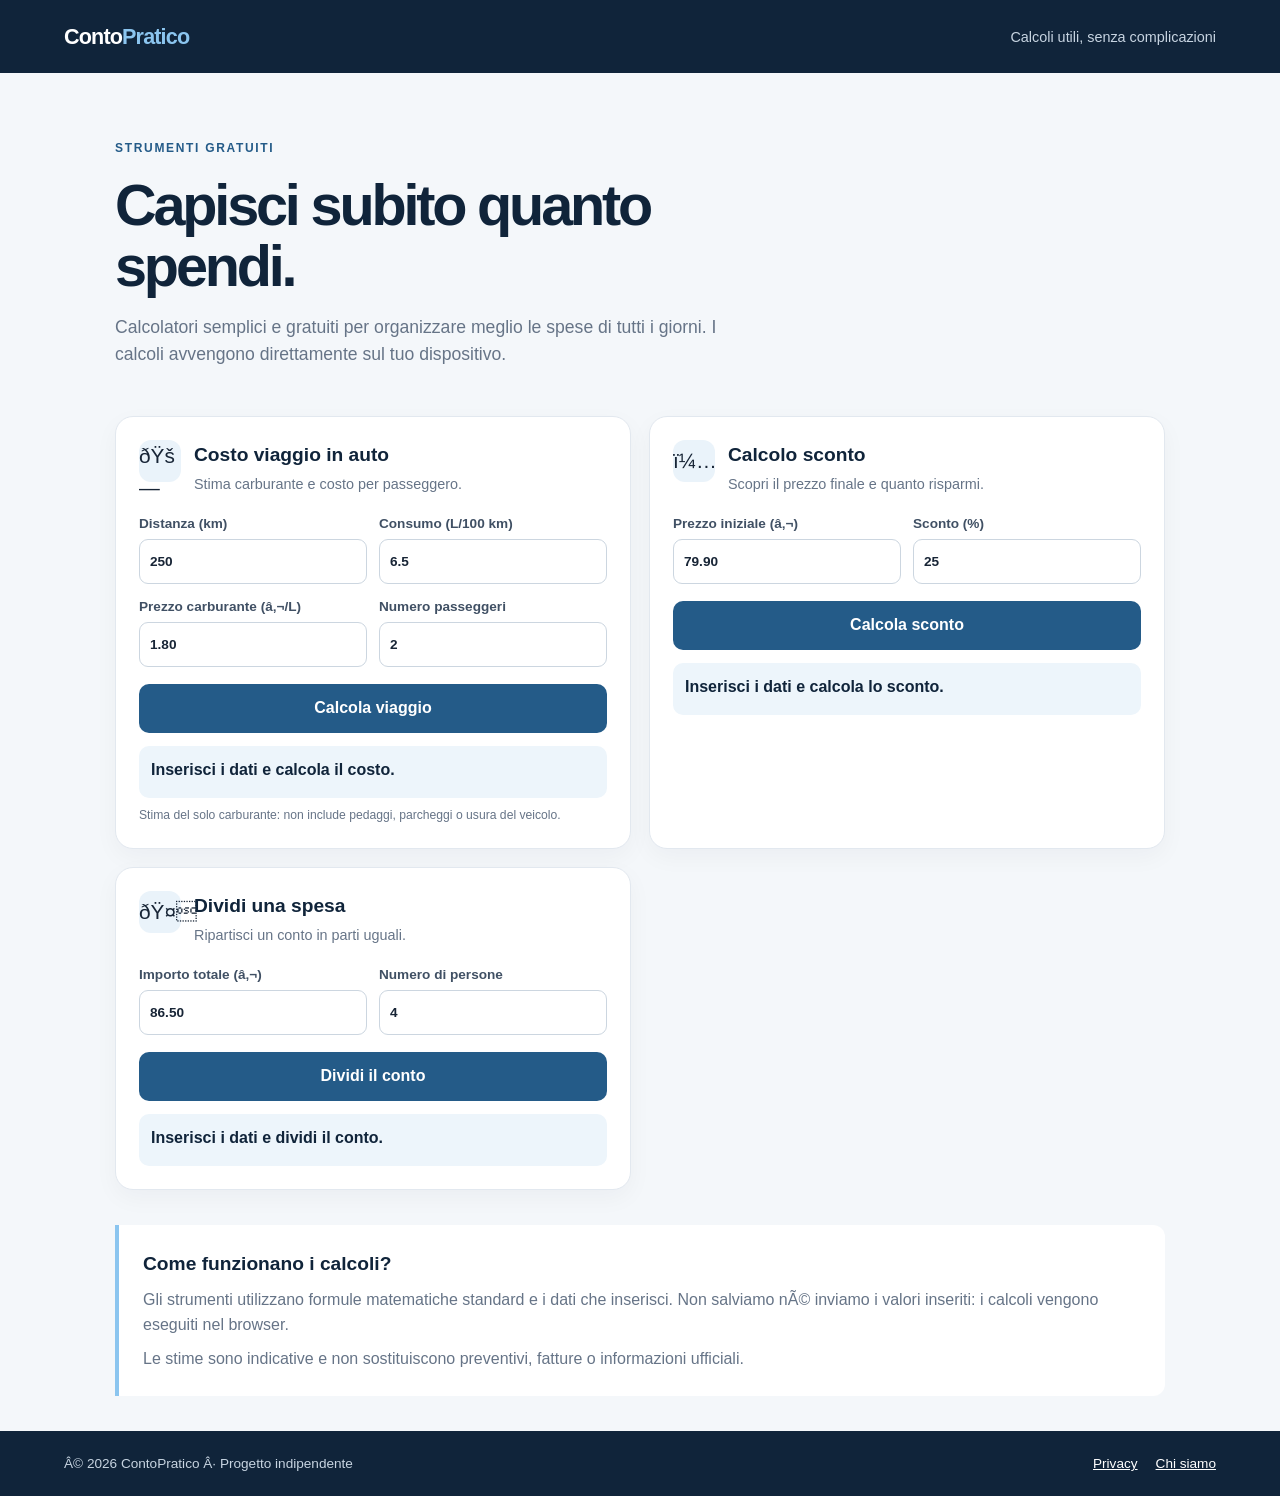
<file: index.html>
<!doctype html>
<html lang="it">
<head>
  <meta name="description" content="ContoPratico offre calcolatori online gratuiti per risparmiare tempo e gestire le spese: sconti, viaggi, divisione dei costi e molto altro.">
  <meta name="google-site-verification" content="FpBH-2qIkfQdgtIEtui8uoPFaWHF50-P1r3LG302mJ0" />
  <meta charset="utf <meta name="viewport" content="width=device-width, initial-scale=1">
  <meta name="description" content="Strumenti gratuiti per calcolare spese quotidiane: costo di un viaggio in auto, sconti e divisione delle spese.">
  <meta name="theme-color" content="#10243a">
  <title>ContoPratico – Calcolatori gratuiti e strumenti online</title>
  <link rel="stylesheet" href="style.css">
</head>
  
<body>
  <header class="site-header">
    <a class="brand" href="./">Conto<span>Pratico</span></a>
    <span class="tagline">Calcoli utili, senza complicazioni</span>
  </header>

  <main>
    <section class="hero">
      <p class="eyebrow">STRUMENTI GRATUITI</p>
      <h1>Capisci subito quanto spendi.</h1>
      <p class="intro">Calcolatori semplici e gratuiti per organizzare meglio le spese di tutti i giorni. I calcoli avvengono direttamente sul tuo dispositivo.</p>
    </section>

    <section class="tools-grid" aria-label="Calcolatori">
      <article class="tool-card">
        <div class="tool-heading"><span class="tool-icon">🚗</span><div><h2>Costo viaggio in auto</h2><p>Stima carburante e costo per passeggero.</p></div></div>
        <div class="fields">
          <label> Distanza (km)<input id="distance" type="number" min="0" step="1" value="250"></label>
          <label> Consumo (L/100 km)<input id="consumption" type="number" min="0" step="0.1" value="6.5"></label>
          <label> Prezzo carburante (€/L)<input id="fuelPrice" type="number" min="0" step="0.01" value="1.80"></label>
          <label> Numero passeggeri<input id="people" type="number" min="1" step="1" value="2"></label>
        </div>
        <button id="tripButton" type="button">Calcola viaggio</button>
        <p class="result" id="tripResult" aria-live="polite">Inserisci i dati e calcola il costo.</p>
        <p class="fine-print">Stima del solo carburante: non include pedaggi, parcheggi o usura del veicolo.</p>
      </article>

      <article class="tool-card">
        <div class="tool-heading"><span class="tool-icon">％</span><div><h2>Calcolo sconto</h2><p>Scopri il prezzo finale e quanto risparmi.</p></div></div>
        <div class="fields">
          <label>Prezzo iniziale (€)<input id="originalPrice" type="number" min="0" step="0.01" value="79.90"></label>
          <label>Sconto (%)<input id="discount" type="number" min="0" max="100" step="0.1" value="25"></label>
        </div>
        <button id="discountButton" type="button">Calcola sconto</button>
        <p class="result" id="discountResult" aria-live="polite">Inserisci i dati e calcola lo sconto.</p>
      </article>

      <article class="tool-card">
        <div class="tool-heading"><span class="tool-icon">🤝</span><div><h2>Dividi una spesa</h2><p>Ripartisci un conto in parti uguali.</p></div></div>
        <div class="fields">
          <label>Importo totale (€)<input id="totalBill" type="number" min="0" step="0.01" value="86.50"></label>
          <label>Numero di persone<input id="billPeople" type="number" min="1" step="1" value="4"></label>
        </div>
        <button id="splitButton" type="button">Dividi il conto</button>
        <p class="result" id="splitResult" aria-live="polite">Inserisci i dati e dividi il conto.</p>
      </article>
    </section>

    <section class="about">
      <h2>Come funzionano i calcoli?</h2>
      <p>Gli strumenti utilizzano formule matematiche standard e i dati che inserisci. Non salviamo né inviamo i valori inseriti: i calcoli vengono eseguiti nel browser.</p>
      <p>Le stime sono indicative e non sostituiscono preventivi, fatture o informazioni ufficiali.</p>
    </section>
  </main>

  <footer>
    <p>© <span id="year"></span> ContoPratico · Progetto indipendente</p>
    <nav aria-label="Informazioni"><a href="privacy.html">Privacy</a><a href="about.html">Chi siamo</a></nav>
  </footer>
  <script src="script.js"></script>
</body>
</html>
</file>
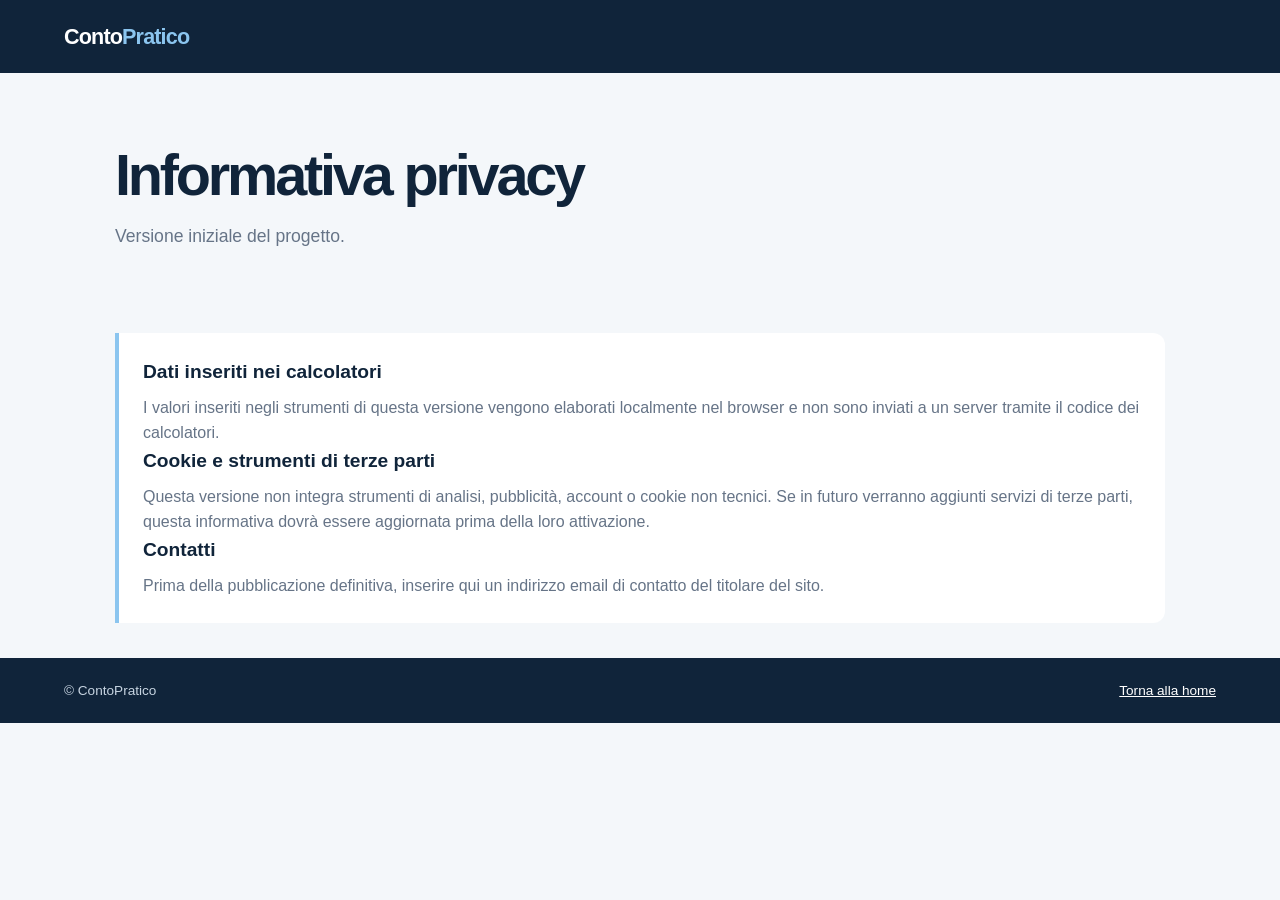
<file: privacy.html>
<!doctype html>
<html lang="it">
<head>
  <meta charset="utf-8">
  <meta name="viewport" content="width=device-width, initial-scale=1">
  <title>Privacy Policy – ContoPratico</title>
  <meta name="description" content="Leggi l'informativa privacy di ContoPratico: scopri come vengono gestiti i dati inseriti nei calcolatori online e l'utilizzo dei cookie.">
  <meta name="robots" content="index, follow">
  <link rel="stylesheet" href="style.css">
</head>

<body><header class="site-header"><a class="brand" href="./">Conto<span>Pratico</span></a></header><main><section class="hero"><h1>Informativa privacy</h1><p class="intro">Versione iniziale del progetto.</p></section><section class="about"><h2>Dati inseriti nei calcolatori</h2><p>I valori inseriti negli strumenti di questa versione vengono elaborati localmente nel browser e non sono inviati a un server tramite il codice dei calcolatori.</p><h2>Cookie e strumenti di terze parti</h2><p>Questa versione non integra strumenti di analisi, pubblicità, account o cookie non tecnici. Se in futuro verranno aggiunti servizi di terze parti, questa informativa dovrà essere aggiornata prima della loro attivazione.</p><h2>Contatti</h2><p>Prima della pubblicazione definitiva, inserire qui un indirizzo email di contatto del titolare del sito.</p></section></main><footer><p>© ContoPratico</p><a href="./">Torna alla home</a></footer></body></html>
</file>
<file: style.css>
* { box-sizing: border-box; }
:root { color-scheme: light; --navy:#10243a; --blue:#245b88; --ink:#182536; --muted:#667487; --paper:#f4f7fa; --line:#e2e8ef; }
body { margin:0; font-family: -apple-system, BlinkMacSystemFont, "Segoe UI", sans-serif; color:var(--ink); background:var(--paper); line-height:1.55; }
.site-header { display:flex; align-items:center; justify-content:space-between; gap:16px; padding:20px max(5vw,20px); background:var(--navy); color:white; }
.brand { color:white; text-decoration:none; font-weight:800; font-size:1.35rem; letter-spacing:-.04em; }
.brand span { color:#8bc5ef; }
.tagline { color:#c7d4e1; font-size:.9rem; }
main { width:min(1050px, 90%); margin:0 auto; }
.hero { padding:54px 0 30px; max-width:720px; }
.eyebrow { color:var(--blue); font-size:.75rem; font-weight:800; letter-spacing:.14em; }
h1 { color:var(--navy); font-size:clamp(2.1rem, 6vw, 3.6rem); line-height:1.05; letter-spacing:-.055em; margin:.3em 0; }
.intro { color:var(--muted); font-size:1.1rem; max-width:650px; }
.tools-grid { display:grid; grid-template-columns:repeat(2,minmax(0,1fr)); gap:18px; }
.tool-card { background:white; border:1px solid var(--line); border-radius:18px; padding:23px; box-shadow:0 8px 24px #10243a0a; }
.tool-heading { display:flex; gap:13px; align-items:flex-start; margin-bottom:18px; }
.tool-icon { display:grid; place-items:center; width:42px; height:42px; border-radius:12px; background:#eaf3fa; font-size:1.3rem; flex:none; }
h2 { margin:0; color:var(--navy); font-size:1.2rem; }
.tool-heading p { margin:3px 0 0; color:var(--muted); font-size:.9rem; }
.fields { display:grid; grid-template-columns:repeat(2,minmax(0,1fr)); gap:12px; }
label { display:grid; gap:5px; color:#405064; font-size:.85rem; font-weight:650; }
input { width:100%; min-width:0; border:1px solid #ccd6e0; border-radius:9px; padding:11px 10px; font:inherit; color:var(--ink); background:white; }
input:focus { outline:3px solid #c8e3f8; border-color:var(--blue); }
button { width:100%; border:0; border-radius:10px; padding:12px 16px; margin-top:17px; background:var(--blue); color:white; font:inherit; font-weight:750; cursor:pointer; }
button:hover { background:#19486e; }
.result { min-height:52px; padding:12px; border-radius:10px; background:#edf5fb; color:var(--navy); font-weight:750; margin:13px 0 0; }
.fine-print { color:var(--muted); font-size:.76rem; margin:8px 0 0; }
.about { margin:35px 0; padding:24px; border-left:4px solid #8bc5ef; background:white; border-radius:0 12px 12px 0; }
.about p { color:var(--muted); margin:.6em 0 0; }
footer { padding:22px 5vw; background:var(--navy); color:#c7d4e1; display:flex; justify-content:space-between; flex-wrap:wrap; gap:12px; font-size:.85rem; }
footer p { margin:0; }
footer nav { display:flex; gap:18px; }
footer a { color:white; }
@media (max-width:700px) { .tools-grid { grid-template-columns:1fr; } .site-header { align-items:flex-start; flex-direction:column; } .hero { padding-top:38px; } .tool-card { padding:19px; } }
@media (max-width:390px) { .fields { grid-template-columns:1fr; } }
</file>
